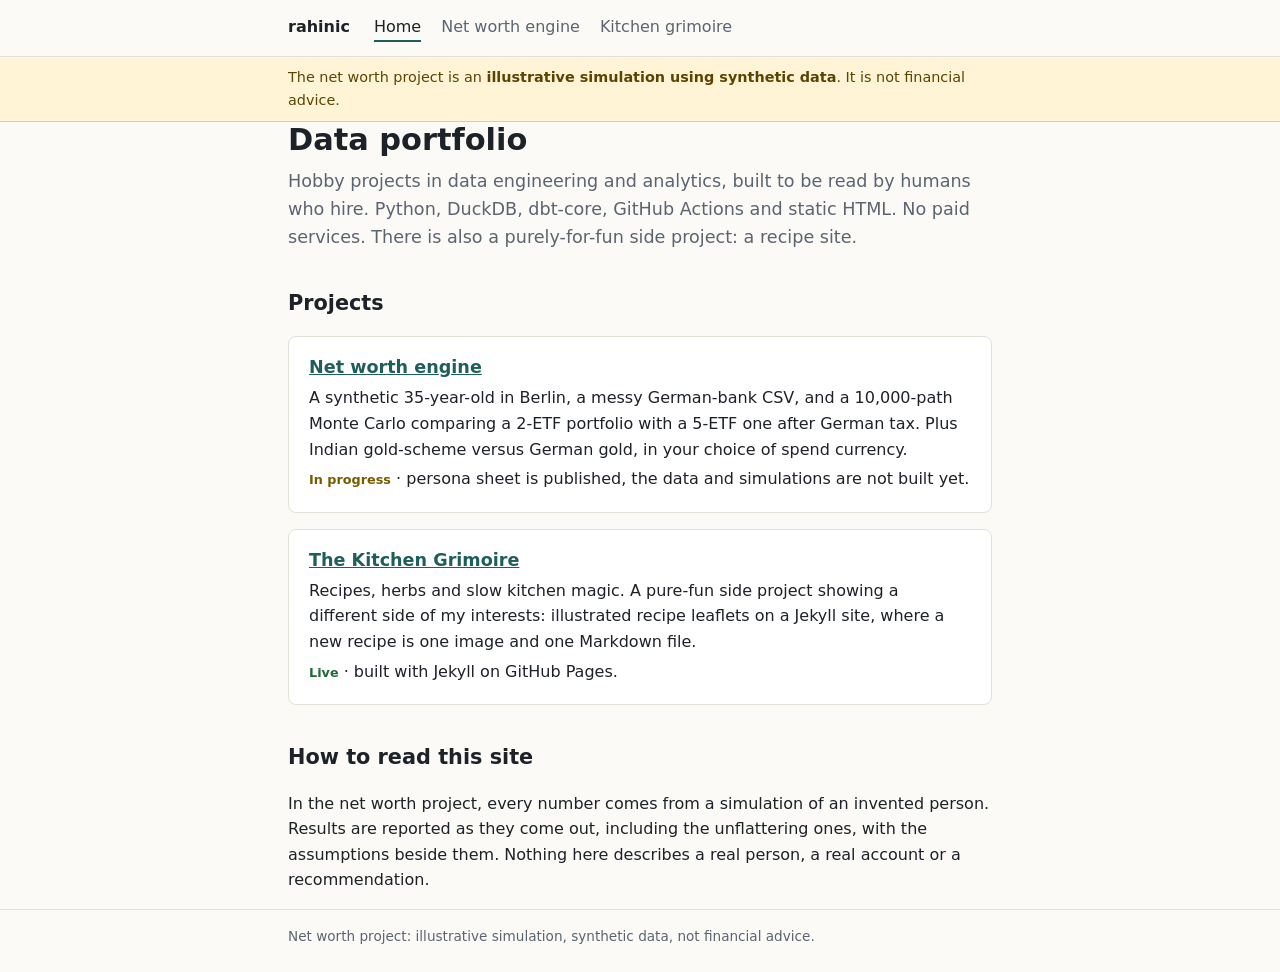
<file: index.html>
<!doctype html>
<html lang="en">
<head>
  <meta charset="utf-8">
  <meta name="viewport" content="width=device-width, initial-scale=1">
  <title>rahinic — Data Portfolio</title>
  <meta name="description" content="Hobby portfolio projects in data engineering and analytics, plus a recipe side project.">
  <link rel="icon" href="/assets/favicon.svg" type="image/svg+xml">
  <link rel="stylesheet" href="/assets/site.css">
</head>
<body>
  <header class="site">
    <div class="wrap">
      <a class="brand" href="/">rahinic</a>
      <nav aria-label="Main">
        <a href="/" aria-current="page">Home</a>
        <a href="/net-worth/">Net worth engine</a>
        <a href="/kitchen-grimoire/">Kitchen grimoire</a>
      </nav>
    </div>
  </header>
  <div class="disclaimer" role="note">
    <div class="wrap">The net worth project is an <strong>illustrative simulation using synthetic data</strong>. It is not financial advice.</div>
  </div>

  <main class="wrap">
    <h1>Data portfolio</h1>
    <p class="lede">Hobby projects in data engineering and analytics, built to be read by humans who hire. Python, DuckDB, dbt-core, GitHub Actions and static HTML. No paid services. There is also a purely-for-fun side project: a recipe site.</p>

    <h2>Projects</h2>
    <div class="card">
      <h3><a href="/net-worth/">Net worth engine</a></h3>
      <p>A synthetic 35-year-old in Berlin, a messy German-bank CSV, and a 10,000-path Monte Carlo comparing a 2-ETF portfolio with a 5-ETF one after German tax. Plus Indian gold-scheme versus German gold, in your choice of spend currency.</p>
      <p><span class="status planned">In progress</span> · persona sheet is published, the data and simulations are not built yet.</p>
    </div>
    <div class="card">
      <h3><a href="/kitchen-grimoire/">The Kitchen Grimoire</a></h3>
      <p>Recipes, herbs and slow kitchen magic. A pure-fun side project showing a different side of my interests: illustrated recipe leaflets on a Jekyll site, where a new recipe is one image and one Markdown file.</p>
      <p><span class="status done">Live</span> · built with Jekyll on GitHub Pages.</p>
    </div>

    <h2>How to read this site</h2>
    <p>In the net worth project, every number comes from a simulation of an invented person. Results are reported as they come out, including the unflattering ones, with the assumptions beside them. Nothing here describes a real person, a real account or a recommendation.</p>
  </main>

  <footer class="site">
    <div class="wrap">Net worth project: illustrative simulation, synthetic data, not financial advice.</div>
  </footer>
</body>
</html>
</file>
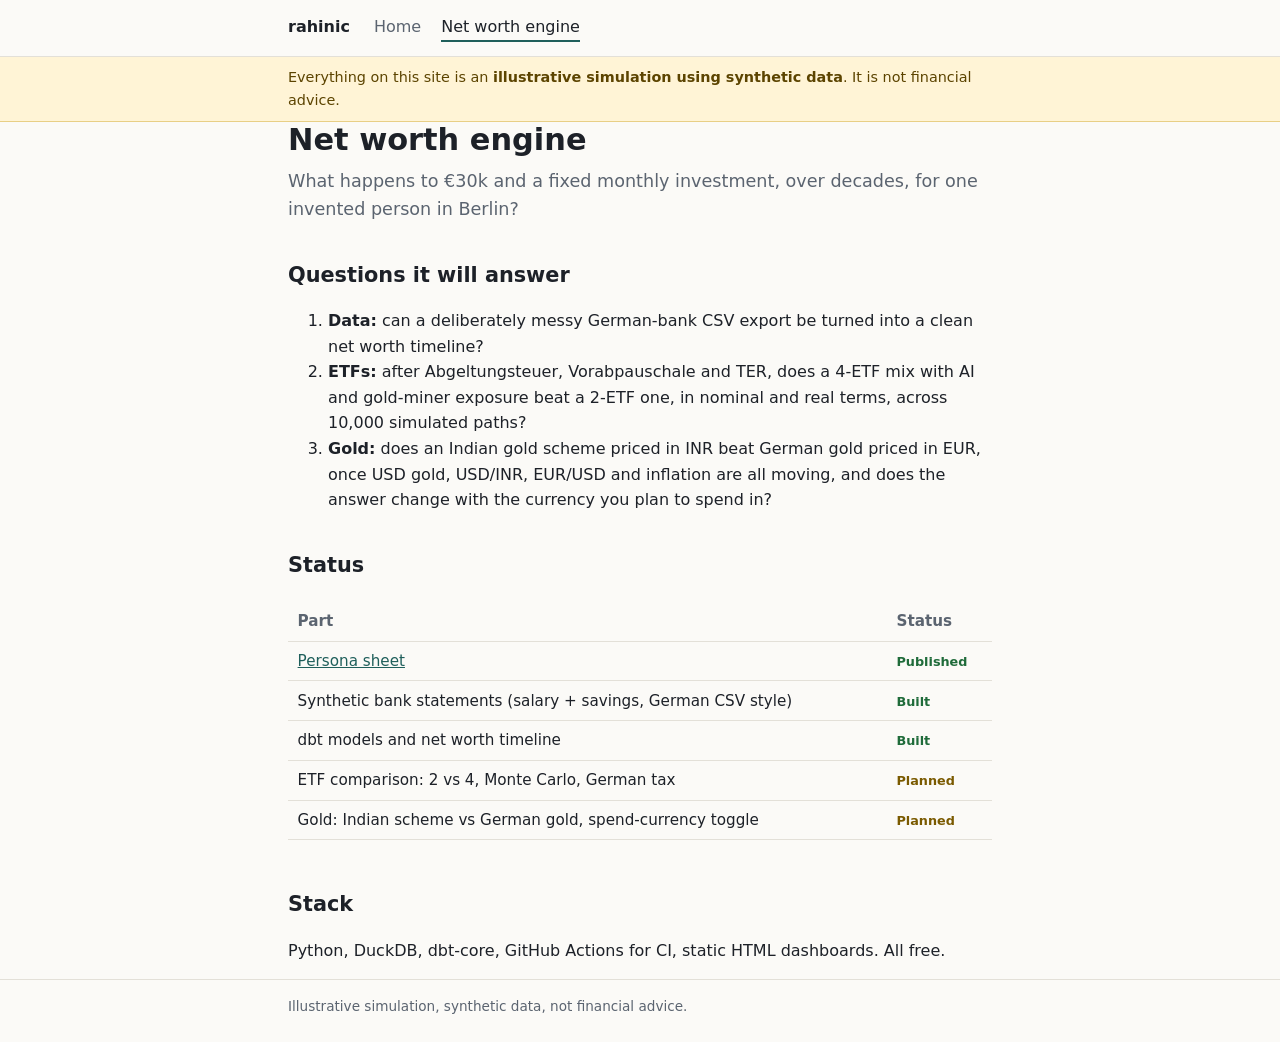
<file: net-worth/index.html>
<!doctype html>
<html lang="en">
<head>
  <meta charset="utf-8">
  <meta name="viewport" content="width=device-width, initial-scale=1">
  <title>Net worth engine — rahinic</title>
  <meta name="description" content="A synthetic-persona net worth simulation: German-bank CSVs, ETF Monte Carlo with German tax, and Indian vs German gold.">
  <link rel="icon" href="/assets/favicon.svg" type="image/svg+xml">
  <link rel="stylesheet" href="/assets/site.css">
</head>
<body>
  <header class="site">
    <div class="wrap">
      <a class="brand" href="/">rahinic</a>
      <nav aria-label="Main">
        <a href="/">Home</a>
        <a href="/net-worth/" aria-current="page">Net worth engine</a>
      </nav>
    </div>
  </header>
  <div class="disclaimer" role="note">
    <div class="wrap">Everything on this site is an <strong>illustrative simulation using synthetic data</strong>. It is not financial advice.</div>
  </div>

  <main class="wrap">
    <h1>Net worth engine</h1>
    <p class="lede">What happens to €30k and a fixed monthly investment, over decades, for one invented person in Berlin?</p>

    <h2>Questions it will answer</h2>
    <ol>
      <li><strong>Data:</strong> can a deliberately messy German-bank CSV export be turned into a clean net worth timeline?</li>
      <li><strong>ETFs:</strong> after Abgeltungsteuer, Vorabpauschale and TER, does a 4-ETF mix with AI and gold-miner exposure beat a 2-ETF one, in nominal and real terms, across 10,000 simulated paths?</li>
      <li><strong>Gold:</strong> does an Indian gold scheme priced in INR beat German gold priced in EUR, once USD gold, USD/INR, EUR/USD and inflation are all moving, and does the answer change with the currency you plan to spend in?</li>
    </ol>

    <h2>Status</h2>
    <div class="table-scroll">
      <table>
        <thead><tr><th>Part</th><th>Status</th></tr></thead>
        <tbody>
          <tr><td><a href="/net-worth/persona.html">Persona sheet</a></td><td><span class="status done">Published</span></td></tr>
          <tr><td>Synthetic bank statements (salary + savings, German CSV style)</td><td><span class="status done">Built</span></td></tr>
          <tr><td>dbt models and net worth timeline</td><td><span class="status done">Built</span></td></tr>
          <tr><td>ETF comparison: 2 vs 4, Monte Carlo, German tax</td><td><span class="status planned">Planned</span></td></tr>
          <tr><td>Gold: Indian scheme vs German gold, spend-currency toggle</td><td><span class="status planned">Planned</span></td></tr>
        </tbody>
      </table>
    </div>

    <h2>Stack</h2>
    <p>Python, DuckDB, dbt-core, GitHub Actions for CI, static HTML dashboards. All free.</p>
  </main>

  <footer class="site">
    <div class="wrap">Illustrative simulation, synthetic data, not financial advice.</div>
  </footer>
</body>
</html>
</file>
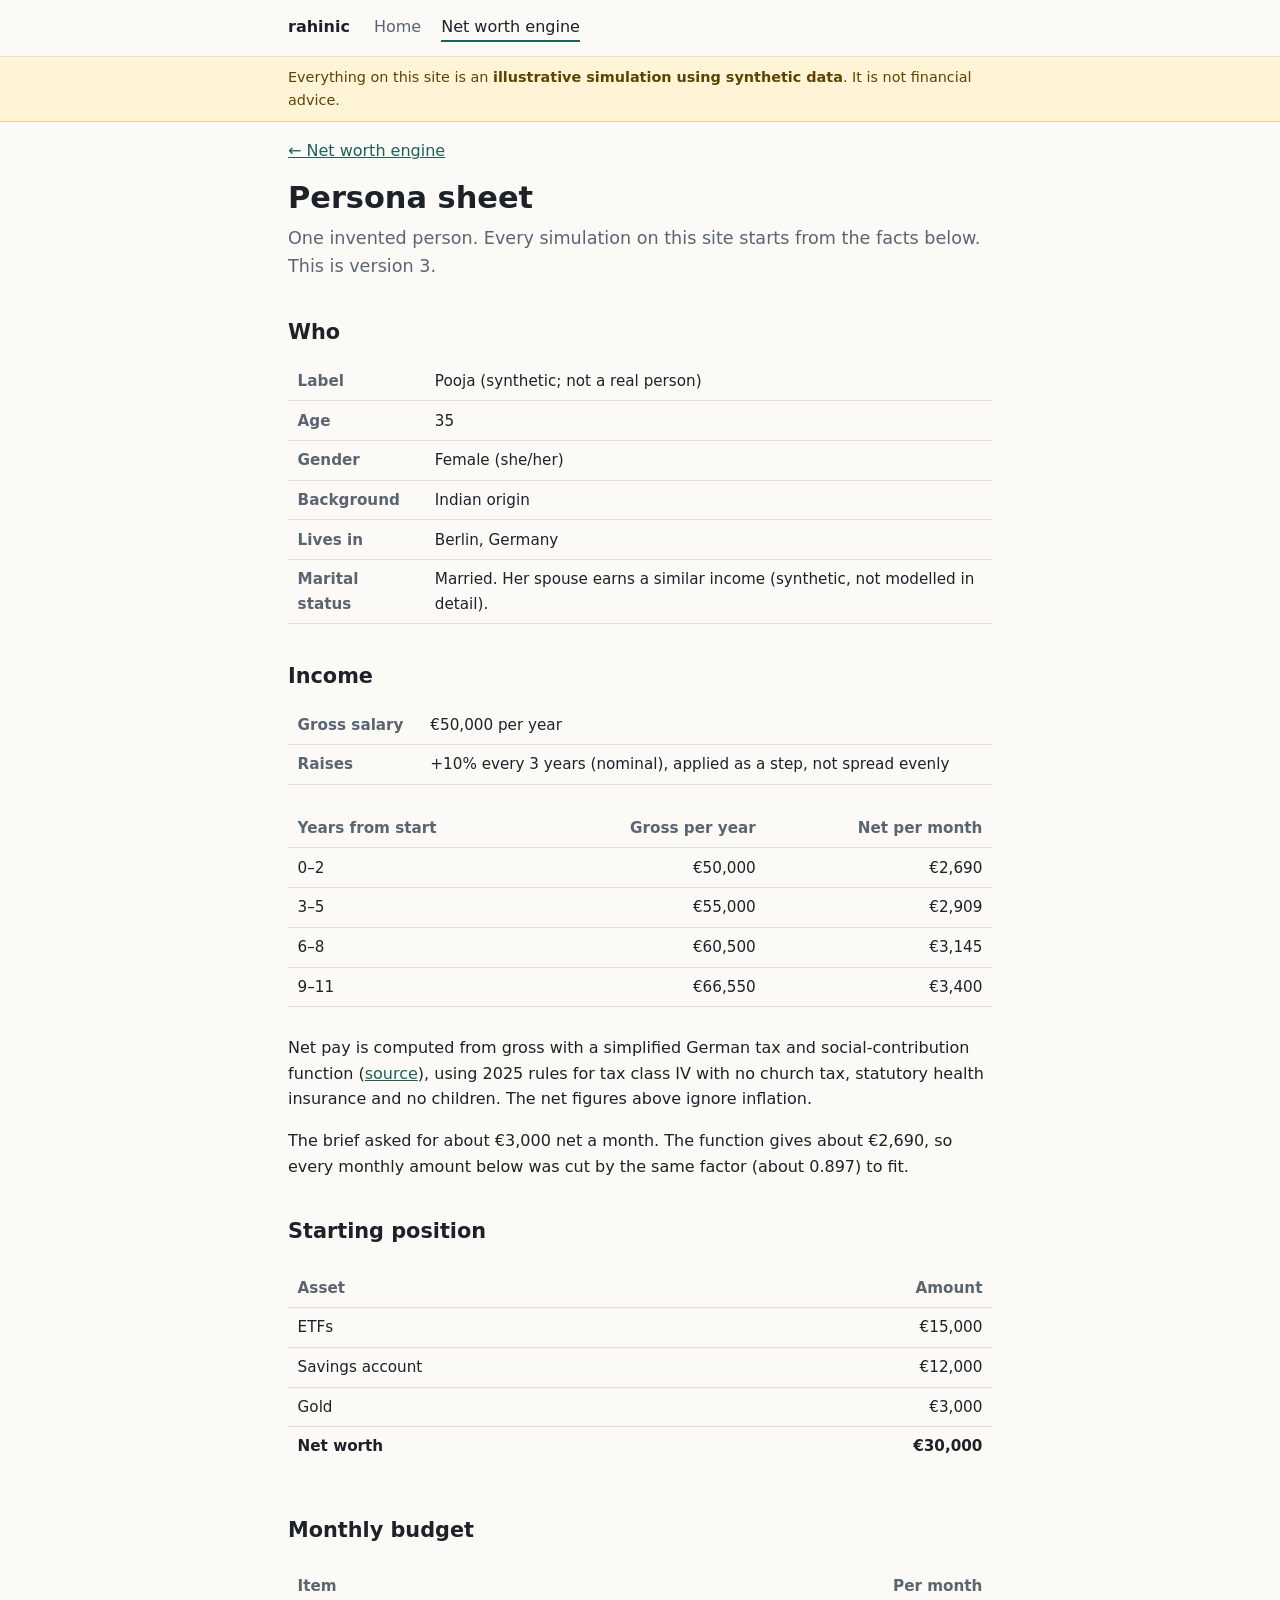
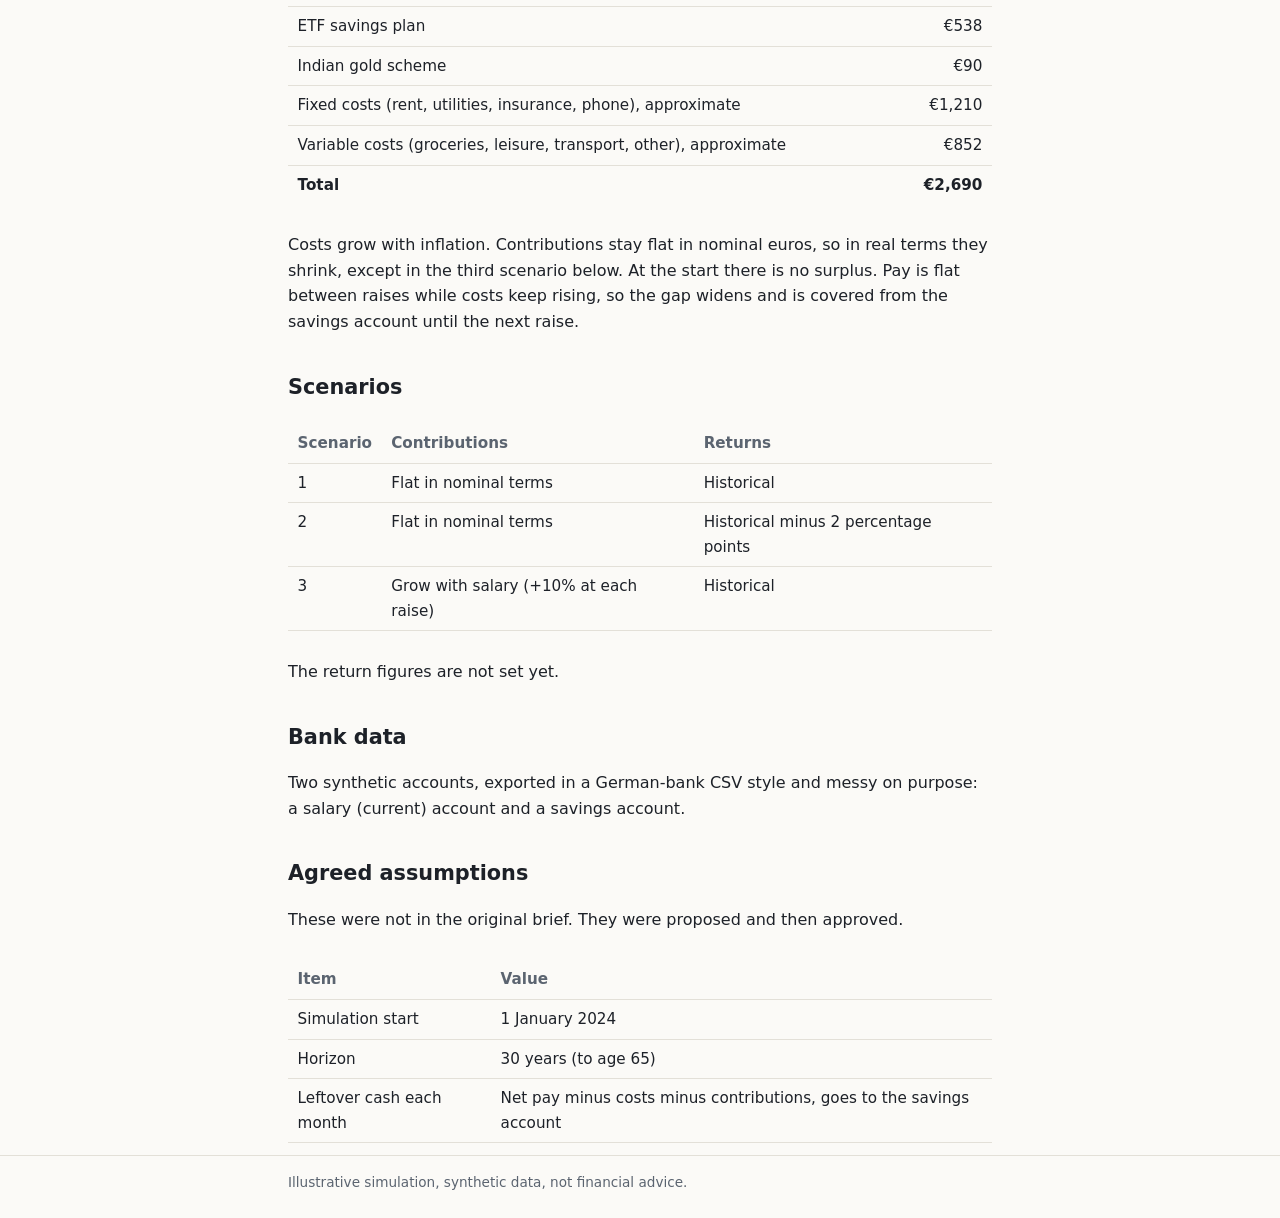
<file: net-worth/persona.html>
<!doctype html>
<html lang="en">
<head>
  <meta charset="utf-8">
  <meta name="viewport" content="width=device-width, initial-scale=1">
  <title>Persona sheet — Net worth engine</title>
  <meta name="description" content="The synthetic persona behind the net worth engine: income, starting assets and monthly investing.">
  <link rel="icon" href="/assets/favicon.svg" type="image/svg+xml">
  <link rel="stylesheet" href="/assets/site.css">
</head>
<body>
  <header class="site">
    <div class="wrap">
      <a class="brand" href="/">rahinic</a>
      <nav aria-label="Main">
        <a href="/">Home</a>
        <a href="/net-worth/" aria-current="page">Net worth engine</a>
      </nav>
    </div>
  </header>
  <div class="disclaimer" role="note">
    <div class="wrap">Everything on this site is an <strong>illustrative simulation using synthetic data</strong>. It is not financial advice.</div>
  </div>

  <main class="wrap">
    <p><a href="/net-worth/">← Net worth engine</a></p>
    <h1>Persona sheet</h1>
    <p class="lede">One invented person. Every simulation on this site starts from the facts below. This is version 3.</p>

    <h2>Who</h2>
    <table>
      <tbody>
        <tr><th scope="row">Label</th><td>Pooja (synthetic; not a real person)</td></tr>
        <tr><th scope="row">Age</th><td>35</td></tr>
        <tr><th scope="row">Gender</th><td>Female (she/her)</td></tr>
        <tr><th scope="row">Background</th><td>Indian origin</td></tr>
        <tr><th scope="row">Lives in</th><td>Berlin, Germany</td></tr>
        <tr><th scope="row">Marital status</th><td>Married. Her spouse earns a similar income (synthetic, not modelled in detail).</td></tr>
      </tbody>
    </table>

    <h2>Income</h2>
    <table>
      <tbody>
        <tr><th scope="row">Gross salary</th><td>€50,000 per year</td></tr>
        <tr><th scope="row">Raises</th><td>+10% every 3 years (nominal), applied as a step, not spread evenly</td></tr>
      </tbody>
    </table>
    <div class="table-scroll">
      <table>
        <thead><tr><th>Years from start</th><th class="num">Gross per year</th><th class="num">Net per month</th></tr></thead>
        <tbody>
          <tr><td>0–2</td><td class="num">€50,000</td><td class="num">€2,690</td></tr>
          <tr><td>3–5</td><td class="num">€55,000</td><td class="num">€2,909</td></tr>
          <tr><td>6–8</td><td class="num">€60,500</td><td class="num">€3,145</td></tr>
          <tr><td>9–11</td><td class="num">€66,550</td><td class="num">€3,400</td></tr>
        </tbody>
      </table>
    </div>
    <p>Net pay is computed from gross with a simplified German tax and social-contribution function (<a href="https://github.com/rahinic/net-worth-engine/blob/main/persona/tax.py">source</a>), using 2025 rules for tax class IV with no church tax, statutory health insurance and no children. The net figures above ignore inflation.</p>
    <p>The brief asked for about €3,000 net a month. The function gives about €2,690, so every monthly amount below was cut by the same factor (about 0.897) to fit.</p>

    <h2>Starting position</h2>
    <div class="table-scroll">
      <table>
        <thead><tr><th>Asset</th><th class="num">Amount</th></tr></thead>
        <tbody>
          <tr><td>ETFs</td><td class="num">€15,000</td></tr>
          <tr><td>Savings account</td><td class="num">€12,000</td></tr>
          <tr><td>Gold</td><td class="num">€3,000</td></tr>
        </tbody>
        <tfoot><tr><td>Net worth</td><td class="num">€30,000</td></tr></tfoot>
      </table>
    </div>

    <h2>Monthly budget</h2>
    <div class="table-scroll">
      <table>
        <thead><tr><th>Item</th><th class="num">Per month</th></tr></thead>
        <tbody>
          <tr><td>ETF savings plan</td><td class="num">€538</td></tr>
          <tr><td>Indian gold scheme</td><td class="num">€90</td></tr>
          <tr><td>Fixed costs (rent, utilities, insurance, phone), approximate</td><td class="num">€1,210</td></tr>
          <tr><td>Variable costs (groceries, leisure, transport, other), approximate</td><td class="num">€852</td></tr>
        </tbody>
        <tfoot><tr><td>Total</td><td class="num">€2,690</td></tr></tfoot>
      </table>
    </div>
    <p>Costs grow with inflation. Contributions stay flat in nominal euros, so in real terms they shrink, except in the third scenario below. At the start there is no surplus. Pay is flat between raises while costs keep rising, so the gap widens and is covered from the savings account until the next raise.</p>

    <h2>Scenarios</h2>
    <div class="table-scroll">
      <table>
        <thead><tr><th>Scenario</th><th>Contributions</th><th>Returns</th></tr></thead>
        <tbody>
          <tr><td>1</td><td>Flat in nominal terms</td><td>Historical</td></tr>
          <tr><td>2</td><td>Flat in nominal terms</td><td>Historical minus 2 percentage points</td></tr>
          <tr><td>3</td><td>Grow with salary (+10% at each raise)</td><td>Historical</td></tr>
        </tbody>
      </table>
    </div>
    <p>The return figures are not set yet.</p>

    <h2>Bank data</h2>
    <p>Two synthetic accounts, exported in a German-bank CSV style and messy on purpose: a salary (current) account and a savings account.</p>

    <h2>Agreed assumptions</h2>
    <p>These were not in the original brief. They were proposed and then approved.</p>
    <div class="table-scroll">
      <table>
        <thead><tr><th>Item</th><th>Value</th></tr></thead>
        <tbody>
          <tr><td>Simulation start</td><td>1 January 2024</td></tr>
          <tr><td>Horizon</td><td>30 years (to age 65)</td></tr>
          <tr><td>Leftover cash each month</td><td>Net pay minus costs minus contributions, goes to the savings account</td></tr>
        </tbody>
      </table>
    </div>
  </main>

  <footer class="site">
    <div class="wrap">Illustrative simulation, synthetic data, not financial advice.</div>
  </footer>
</body>
</html>
</file>
<file: assets/site.css>
:root {
  --bg: #fbfaf7;
  --fg: #1d2128;
  --muted: #5b6470;
  --line: #e3e0d8;
  --card: #ffffff;
  --accent: #1f5f5b;
  --warn-bg: #fff4d6;
  --warn-fg: #5c4400;
  --warn-line: #e8cf86;
  --ok: #1f6b3a;
  --todo: #7a5a00;
}
@media (prefers-color-scheme: dark) {
  :root {
    --bg: #14171b;
    --fg: #e8e6e1;
    --muted: #9aa3ad;
    --line: #2a2f36;
    --card: #1b1f24;
    --accent: #6fc2bb;
    --warn-bg: #2e2610;
    --warn-fg: #f0dca0;
    --warn-line: #5a4a1c;
    --ok: #7bd69a;
    --todo: #e0b84f;
  }
}
* { box-sizing: border-box; }
html { -webkit-text-size-adjust: 100%; }
body {
  margin: 0;
  background: var(--bg);
  color: var(--fg);
  font: 1rem/1.6 system-ui, -apple-system, "Segoe UI", Roboto, sans-serif;
}
a { color: var(--accent); }
.wrap { max-width: 46rem; margin: 0 auto; padding: 0 1rem; }
header.site { border-bottom: 1px solid var(--line); }
header.site .wrap { display: flex; flex-wrap: wrap; gap: .5rem 1.5rem; align-items: baseline; padding-top: .9rem; padding-bottom: .9rem; }
header.site .brand { font-weight: 700; color: var(--fg); text-decoration: none; }
header.site nav { display: flex; gap: 1.25rem; flex-wrap: wrap; }
header.site nav a { color: var(--muted); text-decoration: none; }
header.site nav a[aria-current="page"] { color: var(--fg); border-bottom: 2px solid var(--accent); }
.disclaimer {
  background: var(--warn-bg);
  color: var(--warn-fg);
  border-bottom: 1px solid var(--warn-line);
  font-size: .9rem;
}
.disclaimer .wrap { padding-top: .55rem; padding-bottom: .55rem; }
main { padding: 1.75rem 0 3rem; }
h1 { font-size: 1.9rem; line-height: 1.2; margin: 0 0 .5rem; }
h2 { font-size: 1.3rem; margin: 2.25rem 0 .5rem; }
p.lede { font-size: 1.1rem; color: var(--muted); margin-top: 0; }
.card { background: var(--card); border: 1px solid var(--line); border-radius: 8px; padding: 1rem 1.25rem; margin: 1rem 0; }
.card h3 { margin: 0 0 .25rem; font-size: 1.1rem; }
.card p { margin: .25rem 0; }
table { width: 100%; border-collapse: collapse; margin: .75rem 0; font-size: .95rem; }
th, td { text-align: left; padding: .45rem .6rem; border-bottom: 1px solid var(--line); vertical-align: top; }
th { color: var(--muted); font-weight: 600; }
td.num, th.num { text-align: right; font-variant-numeric: tabular-nums; }
tfoot td { font-weight: 700; border-bottom: 0; }
.table-scroll { overflow-x: auto; }
.status { font-size: .8rem; font-weight: 600; white-space: nowrap; }
.status.done { color: var(--ok); }
.status.planned { color: var(--todo); }
.tag { font-size: .75rem; border: 1px solid var(--line); border-radius: 4px; padding: 0 .35rem; color: var(--muted); white-space: nowrap; }
footer.site { border-top: 1px solid var(--line); color: var(--muted); font-size: .85rem; }
footer.site .wrap { padding-top: 1rem; padding-bottom: 1.5rem; }
code { font-size: .9em; }
</file>
